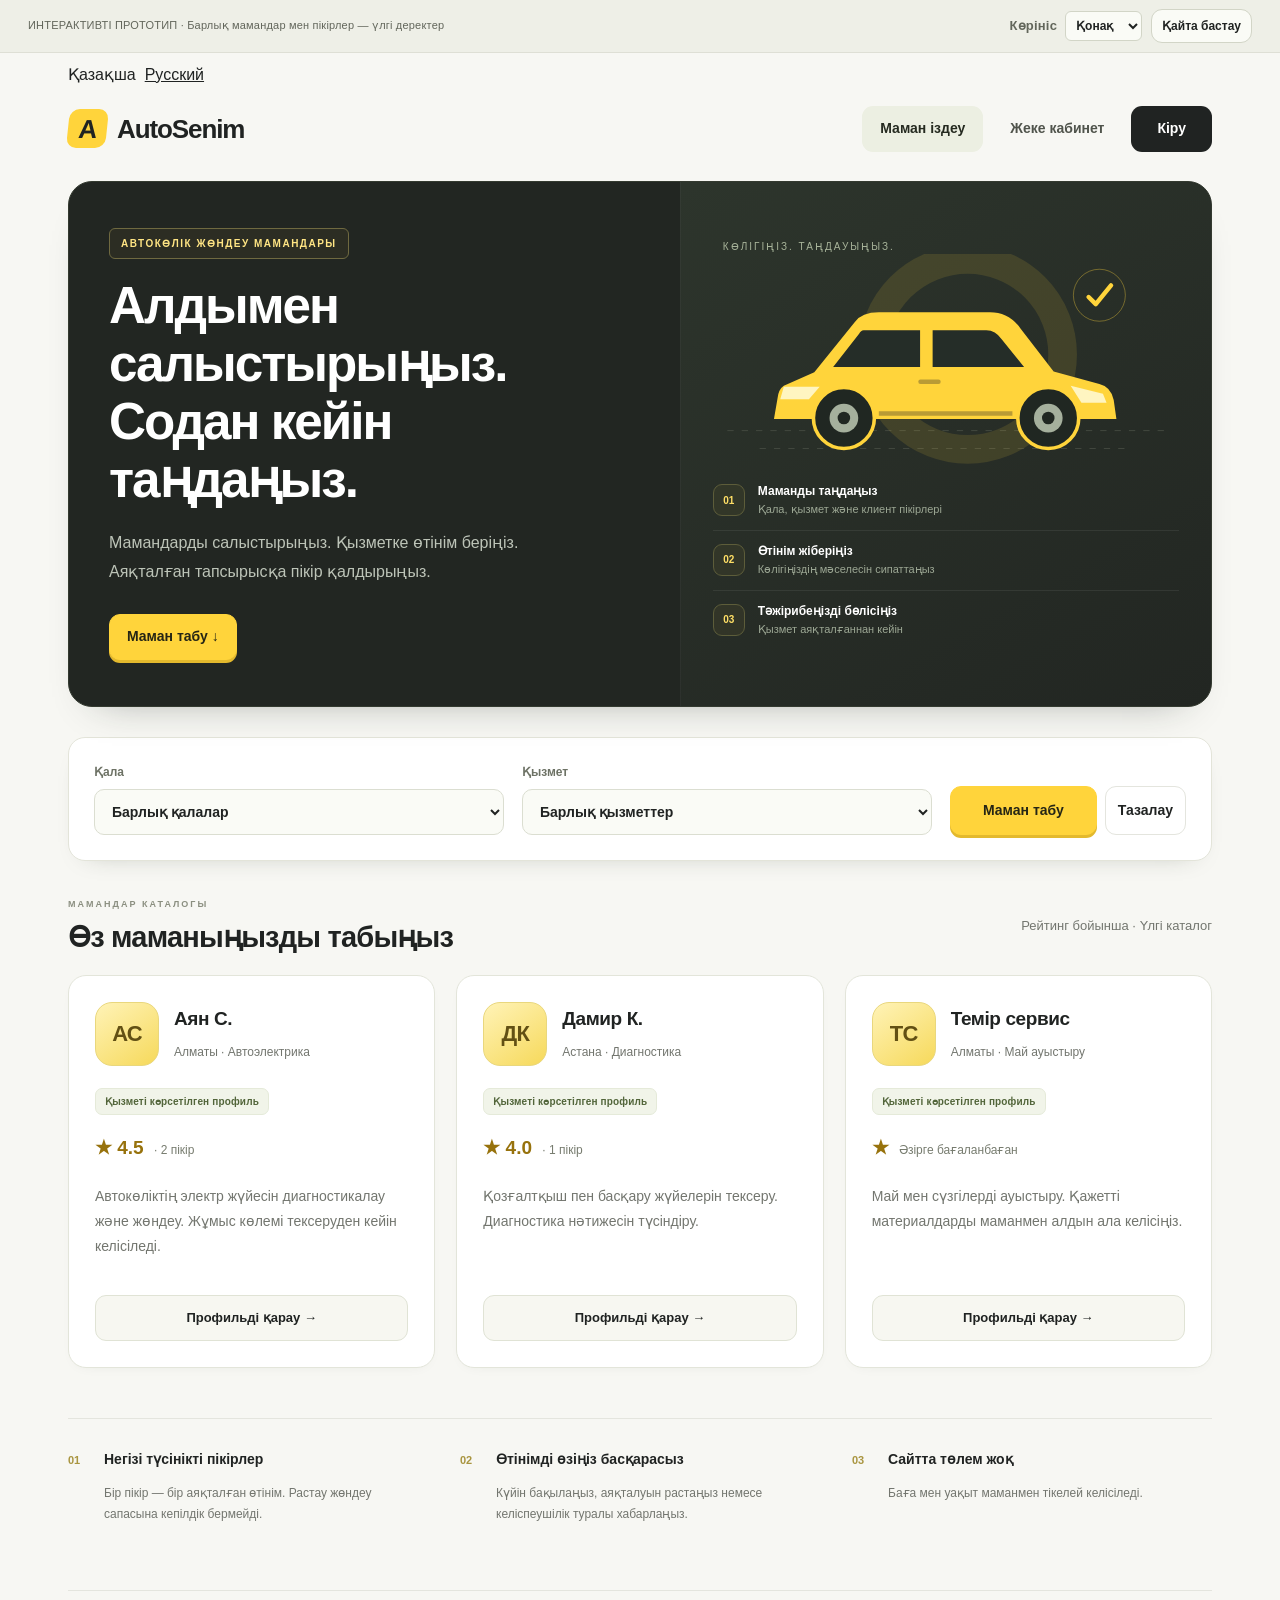
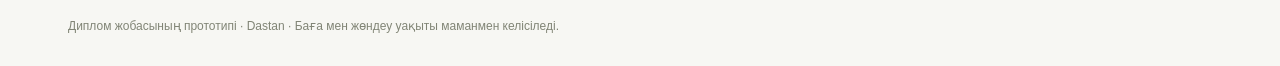
<file: docs/prototype/index.html>
<!doctype html>
<html lang="kk"><head><meta charset="utf-8"><meta name="viewport" content="width=device-width,initial-scale=1"><meta name="description" content="AutoSenim — расталған өтінімдер бойынша пікірлері бар автожөндеу мамандарын іздеу прототипі."><title>AutoSenim — сайт прототипі</title><style>
:root{--ink:#192e36;--muted:#64757b;--paper:#f5f5ef;--line:#d9e0db;--accent:#d9ed74;--white:#fff;--green:#236148}*{box-sizing:border-box}body{margin:0;background:var(--paper);color:var(--ink);font:16px/1.55 Arial,Helvetica,sans-serif}button,input,select,textarea{font:inherit}button,a{touch-action:manipulation}button{cursor:pointer;border:1px solid var(--line);border-radius:9px;padding:11px 17px;background:white;color:var(--ink);min-height:44px}button:hover{border-color:var(--ink)}button:disabled{opacity:.5;cursor:not-allowed}.primary{background:var(--ink);color:white;border-color:var(--ink)}.lime{background:var(--accent);border-color:var(--accent)}.ghost{background:transparent}.danger{color:#a53628}a{color:inherit}button:focus-visible,a:focus-visible,input:focus-visible,select:focus-visible,textarea:focus-visible{outline:3px solid #3188b9;outline-offset:3px}header{max-width:1200px;margin:auto;padding:25px 28px;display:flex;align-items:center;justify-content:space-between;gap:18px}.logo{font-size:24px;font-weight:800;letter-spacing:-1px;text-decoration:none}.logo b{background:var(--accent);border-radius:8px;padding:3px 8px;margin-right:7px}.links{display:flex;gap:9px;flex-wrap:wrap}main{max-width:1200px;margin:0 auto;padding:20px 28px 64px}.demo{padding:10px 28px;background:#e6eae3;display:flex;align-items:center;justify-content:space-between;gap:12px;font-size:13px;flex-wrap:wrap}.demo select{padding:6px;background:white;border:1px solid #b9c5bb;border-radius:6px}.demo button{padding:4px 10px;min-height:34px;font-size:13px}.hero{display:grid;grid-template-columns:1.4fr 1fr;background:var(--ink);color:#fff;border-radius:22px;overflow:hidden;margin-bottom:32px}.hero>div{padding:46px}.eyebrow{text-transform:uppercase;letter-spacing:2px;font-size:12px;font-weight:700;color:var(--muted)}.hero .eyebrow{color:var(--accent)}h1{font-size:clamp(32px,4.4vw,58px);letter-spacing:-2px;line-height:1.1;margin:18px 0 20px}h2{font-size:27px;letter-spacing:-.6px;line-height:1.2}h3{font-size:20px;margin:0 0 8px}.hero p{max-width:500px;color:#d0dce0}.hero .process{background:#28424a;display:flex;flex-direction:column;justify-content:center;gap:23px}.step{display:flex;gap:18px;align-items:center}.step span{color:var(--accent);font-size:22px;border:1px solid #5b7077;padding:6px 12px;border-radius:50%}.step small{display:block;color:#bacbd0}.search{background:white;padding:22px;border:1px solid var(--line);border-radius:14px;display:grid;grid-template-columns:1fr 1fr auto;align-items:end;gap:14px;margin:20px 0 30px}label{display:block;font-size:14px;font-weight:600}input,select,textarea{width:100%;padding:12px;border:1px solid #bbc8c3;border-radius:8px;background:white;color:var(--ink);margin-top:7px}textarea{min-height:110px;resize:vertical}.demo label{display:flex;align-items:center;gap:8px;font-size:13px}.demo select{width:auto;margin:0}.grid{display:grid;grid-template-columns:repeat(3,1fr);gap:18px}.card{background:white;border:1px solid var(--line);border-radius:14px;padding:25px}.avatar{width:64px;height:64px;border-radius:14px;background:#e4eadc;display:grid;place-items:center;font-size:22px;font-weight:700;flex-shrink:0}.person{display:flex;gap:15px;align-items:center;margin-bottom:20px}.muted{color:var(--muted)}.tiny{font-size:13px}.pill{display:inline-block;background:#e8f2e8;color:#265844;padding:4px 9px;border-radius:6px;font-size:12px;font-weight:600}.rating{font-weight:700;margin:18px 0}.rating span{font-weight:400;color:var(--muted);font-size:14px}.card .full{width:100%;margin-top:18px}.row{display:flex;align-items:center;justify-content:space-between;gap:15px;flex-wrap:wrap}.stack{display:grid;gap:16px}.split{display:grid;grid-template-columns:1.7fr 1fr;gap:24px}.profilehead{display:flex;align-items:center;gap:22px;margin:20px 0 28px}.profilehead h1{font-size:38px;margin:0 0 7px}.profilehead .avatar{width:100px;height:100px;font-size:34px}.review{padding:20px 0;border-bottom:1px solid var(--line)}.review:last-child{border-bottom:0}.form{max-width:620px}.form label{margin-bottom:15px}.note{padding:16px 20px;border-left:3px solid #719a57;background:#edf2e5;font-size:14px;margin:20px 0}.actions{display:flex;gap:10px;flex-wrap:wrap;margin-top:18px}.status{display:inline-block;border-radius:20px;background:#edf1f4;padding:5px 11px;font-size:13px}.done{background:#e4f2df;color:#285339}.empty{padding:45px;text-align:center;border:1px dashed #aabbb0;border-radius:14px}.history{font-size:13px;color:var(--muted);margin-top:18px;border-top:1px solid var(--line);padding-top:14px}.stats{display:flex;gap:30px;margin:20px 0}.stats strong{display:block;font-size:30px}.notification{position:fixed;bottom:20px;left:50%;transform:translateX(-50%);background:var(--ink);color:white;padding:14px 22px;border-radius:10px;max-width:90vw;box-shadow:0 8px 35px #0003;z-index:9}.notification:empty{display:none}footer{max-width:1144px;margin:auto;border-top:1px solid var(--line);padding:24px 0;color:var(--muted);font-size:13px}.back{border:0;background:transparent;padding-left:0}.bad{color:#a53628}.twocol{display:grid;grid-template-columns:1fr 1fr;gap:15px}dialog{border:1px solid var(--line);border-radius:18px;padding:28px;width:min(540px,92vw);color:var(--ink)}dialog::backdrop{background:#11252c88}dialog h2{margin-top:0}summary{cursor:pointer}small{font-size:13px} [hidden]{display:none!important}@media(max-width:850px){.hero{grid-template-columns:1fr}.hero>div{padding:30px}.hero .process{display:none}.grid{grid-template-columns:1fr 1fr}.split{grid-template-columns:1fr}.search{grid-template-columns:1fr 1fr}.search button{grid-column:1/-1}header{align-items:flex-start}footer{margin:0 24px}}@media(max-width:540px){.grid,.twocol{grid-template-columns:1fr}.demo,header{padding:14px 18px}header{flex-direction:column}.links{width:100%}.links button{flex:1;padding:9px}main{padding:12px 18px 40px}.hero>div{padding:26px}h1{letter-spacing:-1px}.search{grid-template-columns:1fr;padding:18px}.card{padding:20px}.profilehead{align-items:flex-start}.profilehead h1{font-size:29px}.profilehead .avatar{width:65px;height:65px;font-size:24px}.stats{gap:20px}.row{align-items:flex-start}}
</style><link rel="stylesheet" href="theme.css"></head><body>
<div class="demo"><span>ИНТЕРАКТИВТІ ПРОТОТИП · Барлық мамандар мен пікірлер — үлгі деректер</span><div class="links"><label>Көрініс <select id="role"><option value="visitor">Қонақ</option><option value="customer">Клиент</option><option value="specialist">Маман</option><option value="admin">Әкімші</option></select></label><button id="reset">Қайта бастау</button></div></div>
<div class="links" style="max-width:1200px;margin:auto;padding:10px 28px 0" aria-label="Тіл"><span aria-current="page">Қазақша</span><a href="ru.html" lang="ru">Русский</a></div>
<header><a class="logo" href="#home"><b>A</b>AutoSenim</a><nav class="links" aria-label="Негізгі навигация"><button data-nav="home">Маман іздеу</button><button data-nav="dashboard">Жеке кабинет</button><button id="authButton">Кіру</button></nav></header>
<main id="app"></main><footer>Диплом жобасының прототипі · Dastan · Баға мен жөндеу уақыты маманмен келісіледі.</footer><div id="toast" class="notification" role="status" aria-live="polite"></div><dialog id="modal"></dialog>
<script>
'use strict';
const $=s=>document.querySelector(s);const app=$('#app');const esc=v=>String(v).replace(/[&<>"']/g,c=>({'&':'&amp;','<':'&lt;','>':'&gt;','"':'&quot;',"'":'&#39;'}[c]));
const people=[{id:1,name:'Аян С.',city:'Алматы',service:'Автоэлектрика',initials:'АС',about:'Автокөліктің электр жүйесін диагностикалау және жөндеу. Жұмыс көлемі тексеруден кейін келісіледі.'},{id:2,name:'Дамир К.',city:'Астана',service:'Диагностика',initials:'ДК',about:'Қозғалтқыш пен басқару жүйелерін тексеру. Диагностика нәтижесін түсіндіру.'},{id:3,name:'Темір сервис',city:'Алматы',service:'Май ауыстыру',initials:'ТС',about:'Май мен сүзгілерді ауыстыру. Қажетті материалдарды маманмен алдын ала келісіңіз.'}];
let role='visitor',page='home',selected=1,city='',service='',requests=[],reviews=[],complaints=[],counter=200;
const names={new:'Жаңа',accepted:'Қабылданды',progress:'Жұмыс жүріп жатыр',awaiting:'Растауды күтуде',completed:'Аяқталды',disputed:'Аяқталуы даулы',declined:'Қабылданбады',cancelled:'Тоқтатылды'};
function reset(){requests=[{id:101,sid:1,car:'Toyota Camry',problem:'Үлгі тапсырыс: аккумуляторды тексеру',status:'awaiting',history:['Өтінім жіберілді','Маман жұмысты аяқтады'],owner:'Dastan'}];reviews=[{id:1,sid:1,score:5,text:'Мәселені түсіндіріп, келісілген жұмысты орындады.',author:'Клиент A',rid:'demo-1',visible:true},{id:2,sid:1,score:4,text:'Жөндеу орындалды, бірақ күткеннен ұзаққа созылды.',author:'Клиент B',rid:'demo-2',visible:true},{id:3,sid:2,score:4,text:'Диагностика нәтижесін түсіндірді.',author:'Клиент C',rid:'demo-3',visible:true}];complaints=[];counter=200;role='visitor';page='home';selected=1;city='';service='';$('#role').value=role;render()}
const person=id=>people.find(p=>p.id===Number(id));const rating=id=>{const r=reviews.filter(x=>x.sid===id&&x.visible);return r.length?`${(r.reduce((a,b)=>a+b.score,0)/r.length).toFixed(1)} <span>· ${r.length} пікір</span>`:'<span>Әзірге бағаланбаған</span>'};
function notify(t){$('#toast').textContent=t;clearTimeout(window.toastTimer);window.toastTimer=setTimeout(()=>$('#toast').textContent='',4000)}
function nav(p){page=p;render();window.scrollTo({top:0,behavior:'instant'})}
function setRole(r){role=r;$('#role').value=r;$('#authButton').textContent=r==='visitor'?'Кіру':'Шығу'}
function card(p){return `<article class="card"><div class="person"><div class="avatar">${p.initials}</div><div><h3>${esc(p.name)}</h3><div class="muted tiny">${p.city} · ${p.service}</div></div></div><span class="pill">Қызметі көрсетілген профиль</span><div class="rating">★ ${rating(p.id)}</div><p class="muted">${esc(p.about)}</p><button class="full" data-profile="${p.id}">Профильді қарау →</button></article>`}
function home(){return `<section class="hero"><div><div class="eyebrow">Автокөлік жөндеу мамандары</div><h1>Алдымен салыстырыңыз.<br>Содан кейін таңдаңыз.</h1><p>Мамандарды салыстырыңыз. Қызметке өтінім беріңіз. Аяқталған тапсырысқа пікір қалдырыңыз.</p><button class="lime" id="startSearch">Маман табу ↓</button></div><div class="process"><div class="car-visual"><span class="visual-caption">Көлігіңіз. Таңдауыңыз.</span><svg viewBox="0 0 520 235" fill="none" xmlns="http://www.w3.org/2000/svg" aria-hidden="true"><path d="M16 197H504M52 217H468" stroke="#454B41" stroke-dasharray="7 9"/><circle cx="284" cy="112" r="106" stroke="#FFD43B" stroke-opacity=".12" stroke-width="32"/><path d="M79 147L113 132L158 76Q166 65 185 65H309Q330 65 343 83L380 131L431 145Q444 148 447 163L450 184H68L72 161Q73 151 79 147Z" fill="#FFD43B"/><path d="M168 85H231V126H134L163 89Q165 85 168 85ZM245 85H305Q315 85 322 95L347 126H245V85Z" fill="#252D28"/><path d="M79 148H119L107 162H75M399 147L435 156L439 166H411L399 147Z" fill="#FFF5C1"/><rect x="229" y="140" width="25" height="5" rx="2.5" fill="#B99B35"/><path d="M185 178H334" stroke="#B99B35" stroke-width="5"/><circle cx="146" cy="183" r="34" fill="#202722" stroke="#FFD43B" stroke-width="4"/><circle cx="146" cy="183" r="16" fill="#A5B09D"/><circle cx="146" cy="183" r="7" fill="#202722"/><circle cx="374" cy="183" r="34" fill="#202722" stroke="#FFD43B" stroke-width="4"/><circle cx="374" cy="183" r="16" fill="#A5B09D"/><circle cx="374" cy="183" r="7" fill="#202722"/><path d="M419 48L427 56L444 35" stroke="#FFD43B" stroke-width="5" stroke-linecap="round" stroke-linejoin="round"/><circle cx="431" cy="46" r="29" stroke="#FFD43B" stroke-opacity=".4"/></svg></div><div class="step"><span>01</span><div>Маманды таңдаңыз<small>Қала, қызмет және клиент пікірлері</small></div></div><div class="step"><span>02</span><div>Өтінім жіберіңіз<small>Көлігіңіздің мәселесін сипаттаңыз</small></div></div><div class="step"><span>03</span><div>Тәжірибеңізді бөлісіңіз<small>Қызмет аяқталғаннан кейін</small></div></div></div></section><form class="search" id="searchForm"><label>Қала<select name="city"><option value="">Барлық қалалар</option><option ${city==='Алматы'?'selected':''}>Алматы</option><option ${city==='Астана'?'selected':''}>Астана</option></select></label><label>Қызмет<select name="service"><option value="">Барлық қызметтер</option><option ${service==='Автоэлектрика'?'selected':''}>Автоэлектрика</option><option ${service==='Диагностика'?'selected':''}>Диагностика</option><option ${service==='Май ауыстыру'?'selected':''}>Май ауыстыру</option></select></label><div class="search-actions"><button class="primary">Маман табу</button><button type="button" id="clearFilters" class="ghost">Тазалау</button></div></form><div class="row catalog-heading"><div><div class="eyebrow">МАМАНДАР КАТАЛОГЫ</div><h2>Өз маманыңызды табыңыз</h2></div><span class="muted tiny">Рейтинг бойынша · Үлгі каталог</span></div><div class="grid">${people.filter(p=>(!city||p.city===city)&&(!service||p.service===service)).sort((a,b)=>avg(b.id)-avg(a.id)||count(b.id)-count(a.id)).map(card).join('')||'<div class="empty">Маман табылмады. Қала немесе қызмет сүзгісін өзгертіңіз.</div>'}</div><section class="benefits" aria-label="Қалай жұмыс істейді"><article><span class="benefit-index">01</span><h3>Негізі түсінікті пікірлер</h3><p>Бір пікір — бір аяқталған өтінім. Растау жөндеу сапасына кепілдік бермейді.</p></article><article><span class="benefit-index">02</span><h3>Өтінімді өзіңіз басқарасыз</h3><p>Күйін бақылаңыз, аяқталуын растаңыз немесе келіспеушілік туралы хабарлаңыз.</p></article><article><span class="benefit-index">03</span><h3>Сайтта төлем жоқ</h3><p>Баға мен уақыт маманмен тікелей келісіледі.</p></article></section>`}
function avg(id){const r=reviews.filter(x=>x.sid===id&&x.visible);return r.length?r.reduce((s,x)=>s+x.score,0)/r.length:-1}function count(id){return reviews.filter(x=>x.sid===id&&x.visible).length}
function profile(){const p=person(selected);return `<button class="back" data-nav="home">← Іздеуге оралу</button><div class="profilehead"><div class="avatar">${p.initials}</div><div><div class="eyebrow">${p.city} · ${p.service}</div><h1>${esc(p.name)}</h1><div class="rating">★ ${rating(p.id)}</div></div></div><div class="split"><div class="stack"><section class="card"><h2>Маман туралы</h2><p>${esc(p.about)}</p><span class="pill">${p.service}</span></section><section class="card"><h2>Клиент пікірлері</h2><p class="muted tiny">«Расталған» белгісі пікірдің аяқталған тапсырыспен байланысын көрсетеді.</p>${reviews.filter(r=>r.sid===selected&&r.visible).map(r=>`<div class="review"><div class="row"><strong>${esc(r.author)} · ${r.score}/5</strong><span class="pill">Тапсырыс расталған</span></div><p>${esc(r.text)}</p><button class="ghost" data-report="review:${r.id}">Шағым беру</button></div>`).join('')||'<p class="muted">Бұл маманға әзірге пікір қалдырылмаған.</p>'}</section></div><aside><div class="card"><h3>Қызметке өтінім</h3><p class="muted">Көлігіңіз бен мәселеңізді сипаттаңыз. Баға мен уақытты маманмен келісесіз.</p><button class="primary full" id="requestButton">Өтінім беру</button><p class="tiny muted">Сайтта онлайн төлем қарастырылмаған.</p></div><div class="note">Қызметтің аяқталғанын өзіңіз растайсыз. Содан кейін баға мен пікір қалдыруға болады.</div></aside></div>`}
function requestForm(){return `<button class="back" data-nav="profile">← Маман профилі</button><div class="form"><div class="eyebrow">${esc(person(selected).name)}</div><h1>Өтінім беру</h1><form id="requestForm" class="card"><div class="twocol"><label>Көлік маркасы<input name="make" required maxlength="40" placeholder="Toyota"></label><label>Моделі<input name="model" required maxlength="40" placeholder="Camry"></label></div><label>Мәселенің сипаттамасы<textarea name="problem" required maxlength="1000" placeholder="Көлігіңізде қандай мәселе бар?"></textarea></label><label>Байланыс нөмірі<input name="phone" type="tel" required maxlength="30" placeholder="Прототип үшін үлгі нөмір енгізіңіз"></label><p class="tiny muted">Бұл прототипте өтінім ешкімге жіберілмейді. Нақты жеке деректерді енгізбеңіз.</p><button class="primary">Өтінімді жіберу</button></form></div>`}
function actionButtons(r){let s='';if(role==='customer'){if(['new','accepted'].includes(r.status))s+=`<button data-transition="${r.id}:cancelled">Тоқтату</button>`;if(['awaiting','disputed'].includes(r.status))s+=`<button class="primary" data-transition="${r.id}:completed">Қызмет аяқталды</button>`;if(r.status==='awaiting')s+=`<button data-transition="${r.id}:disputed">Аяқталуымен келіспеймін</button>`;if(r.status==='completed')s+=reviews.some(x=>x.rid===r.id)?'<span class="pill">Пікір қалдырылды</span>':`<button class="primary" data-review="${r.id}">Пікір қалдыру</button>`;}if(role==='specialist'){const next={new:['accepted','declined'],accepted:['progress','cancelled'],progress:['awaiting'],disputed:['progress']}[r.status]||[];s+=next.map(n=>`<button data-transition="${r.id}:${n}" class="${['accepted','progress','awaiting'].includes(n)?'primary':''}">${{accepted:'Қабылдау',declined:'Қабылдамау',progress:'Жұмысты бастау',cancelled:'Тоқтату',awaiting:'Жұмыс аяқталды'}[n]}</button>`).join('')}return s+`<button class="ghost" data-report="request:${r.id}">Шағым беру</button>`}
function dashboards(){if(role==='visitor')return `<div class="empty"><h2>Жеке кабинетке кіріңіз</h2><p>Өтінімдеріңізді бақылау үшін клиент көрінісін таңдаңыз.</p><button class="primary" id="login">Демо кіру</button></div>`;if(role==='admin')return admin();let list=role==='specialist'?requests.filter(r=>r.sid===selected):requests;return `<div class="row"><div><div class="eyebrow">${role==='customer'?'Клиент · Dastan':'Маман · '+esc(person(selected).name)}</div><h1>${role==='customer'?'Менің өтінімдерім':'Келген өтінімдер'}</h1></div>${role==='specialist'?'<button id="editProfile">Профильді өңдеу</button>':'<button data-nav="home">+ Маман іздеу</button>'}</div><div class="stats"><div><strong>${list.length}</strong><span class="muted">Барлық өтінім</span></div><div><strong>${list.filter(r=>r.status==='completed').length}</strong><span class="muted">Аяқталған</span></div></div><div class="stack">${list.map(r=>`<article class="card"><div class="row"><div><small class="muted">№${r.id} · ${esc(person(r.sid).name)}</small><h3>${esc(r.car)}</h3></div><span class="status ${r.status==='completed'?'done':''}">${names[r.status]}</span></div><p>${esc(r.problem)}</p>${r.status==='awaiting'?'<div class="note">Растау қызметтің орындалғанын білдіреді. Қызмет сапасын кейін пікірде бағалайсыз.</div>':''}<div class="actions">${actionButtons(r)}</div><details class="history"><summary>Өзгерістер тарихы</summary><ol>${r.history.map(h=>`<li>${esc(h)}</li>`).join('')}</ol></details></article>`).join('')||'<div class="empty">Әзірге өтінім жоқ.</div>'}</div><h2>Менің шағымдарым</h2>${complaints.filter(c=>c.author===role).map(c=>`<div class="card"><strong>№${c.id} · ${c.state}</strong><p>${esc(c.reason)}</p>${c.decision?'<p>Шешім: '+esc(c.decision)+'</p>':''}</div>`).join('')||'<p class="muted">Шағым жіберілмеген.</p>'}`}
function admin(){return `<div class="eyebrow">Әкімші</div><h1>Шағымдарды қарау</h1><p class="muted">Төмен баға өздігінен пікірді жасыруға себеп емес.</p><div class="stack">${complaints.map(c=>`<article class="card"><div class="row"><h3>Шағым №${c.id}</h3><span class="status">${c.state}</span></div><p>${esc(c.reason)}</p><p class="tiny muted">Нысан: ${esc(c.target)}</p>${c.decision?'<p>Шешім: '+esc(c.decision)+'</p>':`<button data-resolve="${c.id}">Шешім қабылдау</button>`}</article>`).join('')||'<div class="empty">Ашық шағым жоқ. Клиент не маман көрінісінде шағым жіберіп көріңіз.</div>'}</div>`}
function modal(html){$('#modal').innerHTML=html;$('#modal').showModal()}
function auth(after='dashboard'){modal(`<h2>Прототипке кіру</h2><p>Бұл — интерфейс үлгісі. Нақты тіркелу мен пароль тексеру қосылмаған.</p><form id="demoLogin"><label>Рөліңіз<select name="role"><option value="customer">Клиент</option><option value="specialist">Маман</option></select></label><div class="actions"><button class="primary">Демо кіру</button><button type="button" data-close>Жабу</button></div></form>`);$('#demoLogin').onsubmit=e=>{e.preventDefault();setRole(new FormData(e.target).get('role'));$('#modal').close();nav(after==='request'&&role!=='customer'?'dashboard':after)}}
function render(){ $('#authButton').textContent=role==='visitor'?'Кіру':'Шығу';app.innerHTML=page==='home'?home():page==='profile'?profile():page==='request'?requestForm():dashboards();if($('#searchForm'))$('#searchForm').onsubmit=e=>{e.preventDefault();const f=new FormData(e.target);city=f.get('city');service=f.get('service');render();$('#searchForm').scrollIntoView()};if($('#requestForm'))$('#requestForm').onsubmit=e=>{e.preventDefault();if(role!=='customer')return;const f=new FormData(e.target);if(!String(f.get('problem')).trim())return notify('Мәселені сипаттаңыз');requests.unshift({id:++counter,sid:selected,car:f.get('make')+' '+f.get('model'),problem:f.get('problem'),status:'new',history:['Клиент өтінім жіберді'],owner:'Dastan'});nav('dashboard');notify('Өтінім прототипке қосылды')};}
function transition(id,next){const r=requests.find(x=>x.id===id);if(!r)return;const allowed=role==='customer'?{new:['cancelled'],accepted:['cancelled'],awaiting:['completed','disputed'],disputed:['completed']}:{new:['accepted','declined'],accepted:['progress','cancelled'],progress:['awaiting'],disputed:['progress']};if(!['customer','specialist'].includes(role)||!(allowed[r.status]||[]).includes(next)||(role==='specialist'&&r.sid!==selected))return notify('Бұл әрекетке рұқсат жоқ');function apply(reason=''){r.status=next;r.history.push((role==='customer'?'Клиент':'Маман')+': '+names[next]+(reason?' — '+reason:''));render()}if(['cancelled','declined','disputed'].includes(next)){modal('<h2>Себебін жазыңыз</h2><form id="reason"><label>Себеп<textarea name="reason" required maxlength="600"></textarea></label><div class="actions"><button class="primary">Сақтау</button><button type="button" data-close>Бас тарту</button></div></form>');$('#reason').onsubmit=e=>{e.preventDefault();let v=new FormData(e.target).get('reason').trim();if(!v)return;$('#modal').close();apply(v)}}else apply()}
function review(id){const r=requests.find(x=>x.id===id);if(role!=='customer'||!r||r.status!=='completed'||reviews.some(x=>x.rid===id))return notify('Пікір қалдыру шарты орындалмаған');modal(`<h2>Қызметті бағалаңыз</h2><p class="muted">${esc(person(r.sid).name)} · №${r.id}</p><form id="reviewForm"><label>Баға<select name="score"><option value="5">5 — Өте жақсы</option><option value="4">4 — Жақсы</option><option value="3">3 — Орташа</option><option value="2">2 — Нашар</option><option value="1">1 — Өте нашар</option></select></label><label>Пікір<textarea required name="text" maxlength="1000"></textarea></label><div class="actions"><button class="primary">Пікірді жариялау</button><button type="button" data-close>Бас тарту</button></div></form>`);$('#reviewForm').onsubmit=e=>{e.preventDefault();const f=new FormData(e.target);if(!f.get('text').trim()||reviews.some(x=>x.rid===id))return;reviews.push({id:++counter,rid:id,sid:r.sid,score:Number(f.get('score')),text:f.get('text'),author:'Dastan',visible:true});$('#modal').close();render();notify('Пікір қосылды. Рейтинг жаңарды.')}}
function report(target){if(role==='visitor')return auth('profile');modal('<h2>Шағым беру</h2><form id="complaintForm"><label>Мәселені сипаттаңыз<textarea name="reason" required maxlength="1000"></textarea></label><div class="actions"><button class="primary">Жіберу</button><button type="button" data-close>Бас тарту</button></div></form>');$('#complaintForm').onsubmit=e=>{e.preventDefault();let reason=new FormData(e.target).get('reason').trim();if(!reason)return;complaints.push({id:++counter,target,reason,author:role,state:'Ашық',decision:''});$('#modal').close();render();notify('Шағым прототипке тіркелді')}}
function resolve(id){if(role!=='admin')return;let c=complaints.find(x=>x.id===id);if(!c||c.decision)return;modal(`<h2>Шағым бойынша шешім</h2><form id="resolveForm"><label>Шешім<select name="state"><option>Шешілді</option><option>Қабылданбады</option></select></label><label>Негіздеме<textarea required name="decision" maxlength="1000"></textarea></label>${c.target.startsWith('review:')?'<label><input type="checkbox" name="hide" style="width:auto"> Ереже бұзған пікірді жасыру</label>':''}<div class="actions"><button class="primary">Шешімді сақтау</button><button type="button" data-close>Бас тарту</button></div></form>`);$('#resolveForm').onsubmit=e=>{e.preventDefault();let f=new FormData(e.target);if(!f.get('decision').trim())return;if(f.get('hide')&&f.get('state')==='Қабылданбады')return notify('Шағымды қабылдамай, пікірді жасыруға болмайды');c.state=f.get('state');c.decision=f.get('decision');if(f.get('hide')){let r=reviews.find(x=>x.id===Number(c.target.split(':')[1]));if(r)r.visible=false}$('#modal').close();render();notify('Шешім сақталды')}}
document.addEventListener('click',e=>{let b=e.target.closest('button,a');if(!b)return;if(b.dataset.close!==undefined){$('#modal').close();return}if(b.classList.contains('logo')){e.preventDefault();nav('home')}if(b.dataset.nav)nav(b.dataset.nav);if(b.dataset.profile){selected=Number(b.dataset.profile);nav('profile')}if(b.id==='clearFilters'){city='';service='';render();$('#searchForm').scrollIntoView()}if(b.id==='startSearch')$('#searchForm').scrollIntoView({behavior:'smooth'});if(b.id==='requestButton'){if(role==='visitor')auth('request');else if(role==='customer')nav('request');else notify('Өтінімді клиент көрінісінде жіберіңіз')}if(b.id==='login')auth();if(b.id==='authButton'){if(role==='visitor')auth();else{setRole('visitor');nav('home')}}if(b.dataset.transition){let [id,n]=b.dataset.transition.split(':');transition(Number(id),n)}if(b.dataset.review)review(Number(b.dataset.review));if(b.dataset.report)report(b.dataset.report);if(b.dataset.resolve)resolve(Number(b.dataset.resolve));if(b.id==='editProfile'){let p=person(selected);modal(`<h2>Профильді өңдеу</h2><form id="profileForm"><label>Сипаттама<textarea name="about" required maxlength="700">${esc(p.about)}</textarea></label><div class="actions"><button class="primary">Сақтау</button><button type="button" data-close>Бас тарту</button></div></form>`);$('#profileForm').onsubmit=e=>{e.preventDefault();let v=new FormData(e.target).get('about').trim();if(!v)return;p.about=v;$('#modal').close();notify('Сипаттама осы прототип сессиясында жаңарды')}}});$('#role').onchange=e=>{setRole(e.target.value);nav(role==='visitor'?'home':'dashboard')};$('#reset').onclick=reset;reset();
</script></body></html>
</file>
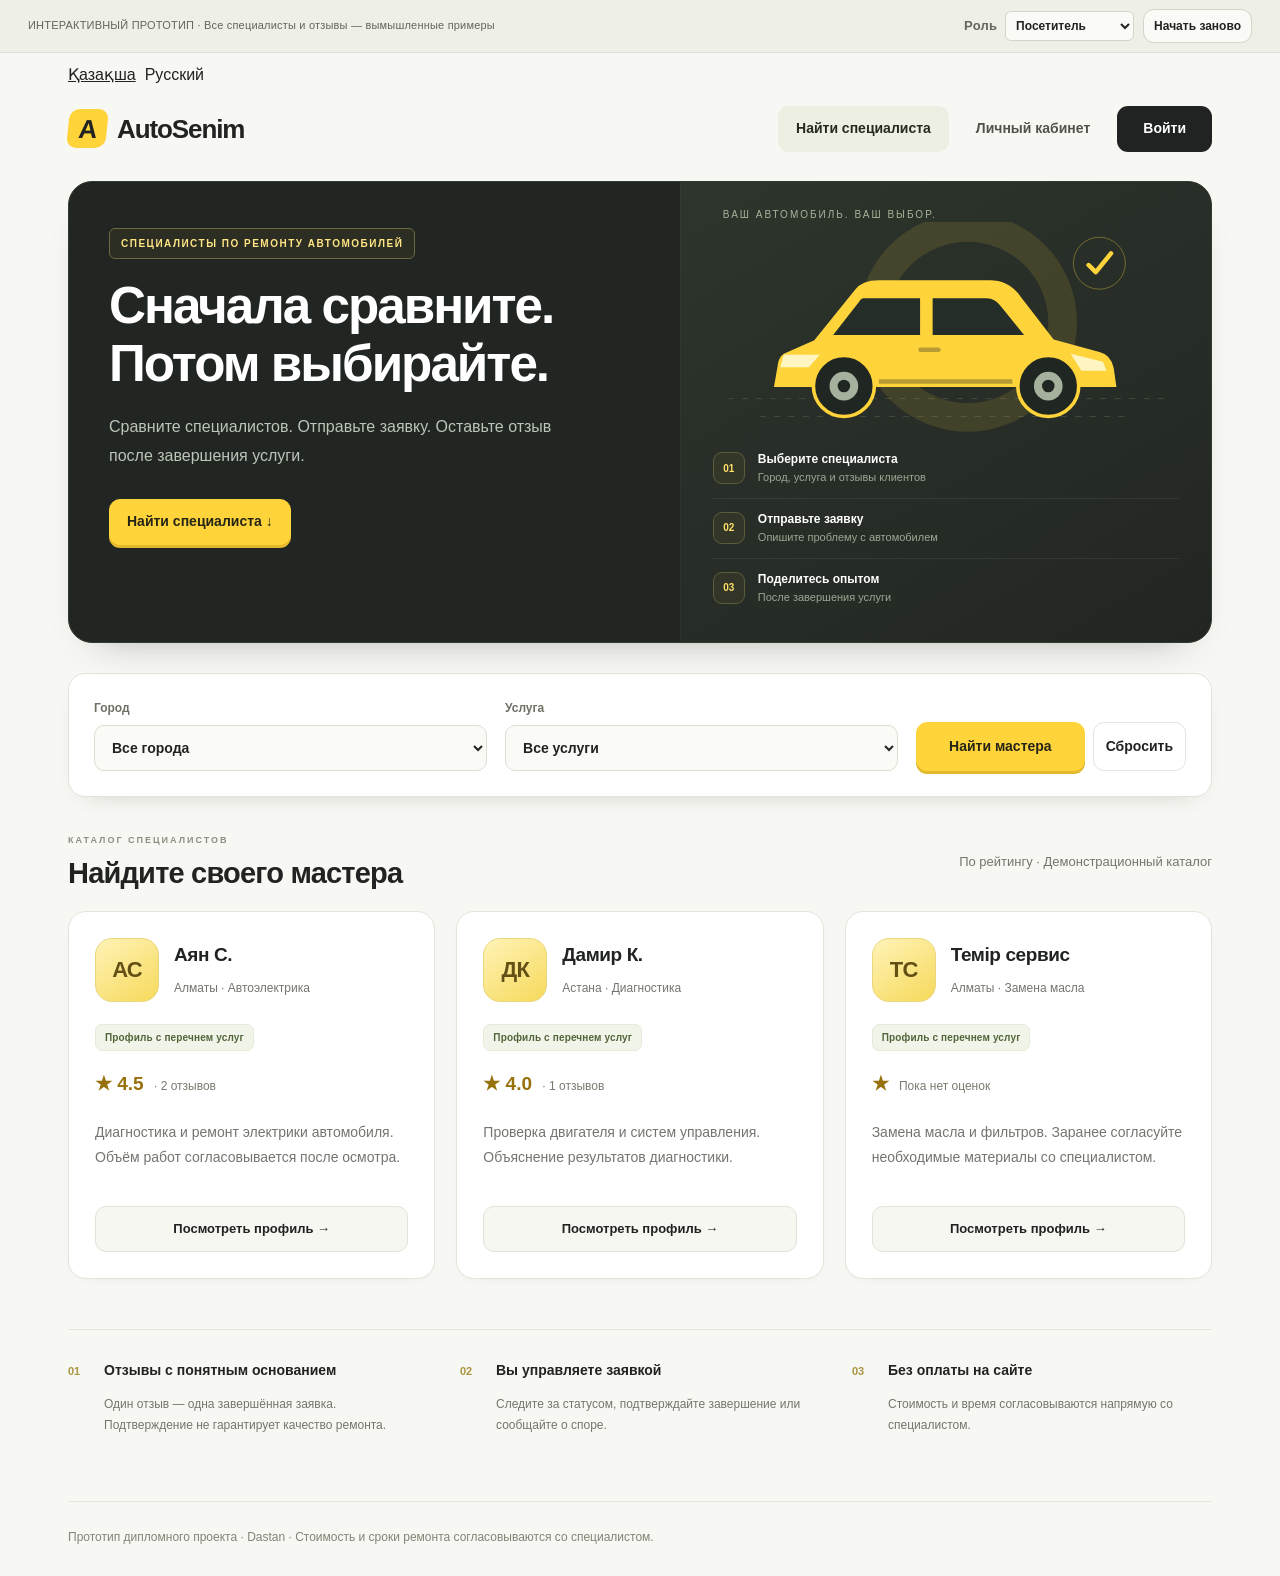
<file: docs/prototype/ru.html>
<!doctype html>
<html lang="ru"><head><meta charset="utf-8"><meta name="viewport" content="width=device-width,initial-scale=1"><meta name="description" content="AutoSenim — прототип поиска специалистов по ремонту автомобилей с отзывами по подтверждённым заявкам."><title>AutoSenim — прототип сайта</title><style>
:root{--ink:#192e36;--muted:#64757b;--paper:#f5f5ef;--line:#d9e0db;--accent:#d9ed74;--white:#fff;--green:#236148}*{box-sizing:border-box}body{margin:0;background:var(--paper);color:var(--ink);font:16px/1.55 Arial,Helvetica,sans-serif}button,input,select,textarea{font:inherit}button,a{touch-action:manipulation}button{cursor:pointer;border:1px solid var(--line);border-radius:9px;padding:11px 17px;background:white;color:var(--ink);min-height:44px}button:hover{border-color:var(--ink)}button:disabled{opacity:.5;cursor:not-allowed}.primary{background:var(--ink);color:white;border-color:var(--ink)}.lime{background:var(--accent);border-color:var(--accent)}.ghost{background:transparent}.danger{color:#a53628}a{color:inherit}button:focus-visible,a:focus-visible,input:focus-visible,select:focus-visible,textarea:focus-visible{outline:3px solid #3188b9;outline-offset:3px}header{max-width:1200px;margin:auto;padding:25px 28px;display:flex;align-items:center;justify-content:space-between;gap:18px}.logo{font-size:24px;font-weight:800;letter-spacing:-1px;text-decoration:none}.logo b{background:var(--accent);border-radius:8px;padding:3px 8px;margin-right:7px}.links{display:flex;gap:9px;flex-wrap:wrap}main{max-width:1200px;margin:0 auto;padding:20px 28px 64px}.demo{padding:10px 28px;background:#e6eae3;display:flex;align-items:center;justify-content:space-between;gap:12px;font-size:13px;flex-wrap:wrap}.demo select{padding:6px;background:white;border:1px solid #b9c5bb;border-radius:6px}.demo button{padding:4px 10px;min-height:34px;font-size:13px}.hero{display:grid;grid-template-columns:1.4fr 1fr;background:var(--ink);color:#fff;border-radius:22px;overflow:hidden;margin-bottom:32px}.hero>div{padding:46px}.eyebrow{text-transform:uppercase;letter-spacing:2px;font-size:12px;font-weight:700;color:var(--muted)}.hero .eyebrow{color:var(--accent)}h1{font-size:clamp(32px,4.4vw,58px);letter-spacing:-2px;line-height:1.1;margin:18px 0 20px}h2{font-size:27px;letter-spacing:-.6px;line-height:1.2}h3{font-size:20px;margin:0 0 8px}.hero p{max-width:500px;color:#d0dce0}.hero .process{background:#28424a;display:flex;flex-direction:column;justify-content:center;gap:23px}.step{display:flex;gap:18px;align-items:center}.step span{color:var(--accent);font-size:22px;border:1px solid #5b7077;padding:6px 12px;border-radius:50%}.step small{display:block;color:#bacbd0}.search{background:white;padding:22px;border:1px solid var(--line);border-radius:14px;display:grid;grid-template-columns:1fr 1fr auto;align-items:end;gap:14px;margin:20px 0 30px}label{display:block;font-size:14px;font-weight:600}input,select,textarea{width:100%;padding:12px;border:1px solid #bbc8c3;border-radius:8px;background:white;color:var(--ink);margin-top:7px}textarea{min-height:110px;resize:vertical}.demo label{display:flex;align-items:center;gap:8px;font-size:13px}.demo select{width:auto;margin:0}.grid{display:grid;grid-template-columns:repeat(3,1fr);gap:18px}.card{background:white;border:1px solid var(--line);border-radius:14px;padding:25px}.avatar{width:64px;height:64px;border-radius:14px;background:#e4eadc;display:grid;place-items:center;font-size:22px;font-weight:700;flex-shrink:0}.person{display:flex;gap:15px;align-items:center;margin-bottom:20px}.muted{color:var(--muted)}.tiny{font-size:13px}.pill{display:inline-block;background:#e8f2e8;color:#265844;padding:4px 9px;border-radius:6px;font-size:12px;font-weight:600}.rating{font-weight:700;margin:18px 0}.rating span{font-weight:400;color:var(--muted);font-size:14px}.card .full{width:100%;margin-top:18px}.row{display:flex;align-items:center;justify-content:space-between;gap:15px;flex-wrap:wrap}.stack{display:grid;gap:16px}.split{display:grid;grid-template-columns:1.7fr 1fr;gap:24px}.profilehead{display:flex;align-items:center;gap:22px;margin:20px 0 28px}.profilehead h1{font-size:38px;margin:0 0 7px}.profilehead .avatar{width:100px;height:100px;font-size:34px}.review{padding:20px 0;border-bottom:1px solid var(--line)}.review:last-child{border-bottom:0}.form{max-width:620px}.form label{margin-bottom:15px}.note{padding:16px 20px;border-left:3px solid #719a57;background:#edf2e5;font-size:14px;margin:20px 0}.actions{display:flex;gap:10px;flex-wrap:wrap;margin-top:18px}.status{display:inline-block;border-radius:20px;background:#edf1f4;padding:5px 11px;font-size:13px}.done{background:#e4f2df;color:#285339}.empty{padding:45px;text-align:center;border:1px dashed #aabbb0;border-radius:14px}.history{font-size:13px;color:var(--muted);margin-top:18px;border-top:1px solid var(--line);padding-top:14px}.stats{display:flex;gap:30px;margin:20px 0}.stats strong{display:block;font-size:30px}.notification{position:fixed;bottom:20px;left:50%;transform:translateX(-50%);background:var(--ink);color:white;padding:14px 22px;border-radius:10px;max-width:90vw;box-shadow:0 8px 35px #0003;z-index:9}.notification:empty{display:none}footer{max-width:1144px;margin:auto;border-top:1px solid var(--line);padding:24px 0;color:var(--muted);font-size:13px}.back{border:0;background:transparent;padding-left:0}.bad{color:#a53628}.twocol{display:grid;grid-template-columns:1fr 1fr;gap:15px}dialog{border:1px solid var(--line);border-radius:18px;padding:28px;width:min(540px,92vw);color:var(--ink)}dialog::backdrop{background:#11252c88}dialog h2{margin-top:0}summary{cursor:pointer}small{font-size:13px} [hidden]{display:none!important}@media(max-width:850px){.hero{grid-template-columns:1fr}.hero>div{padding:30px}.hero .process{display:none}.grid{grid-template-columns:1fr 1fr}.split{grid-template-columns:1fr}.search{grid-template-columns:1fr 1fr}.search button{grid-column:1/-1}header{align-items:flex-start}footer{margin:0 24px}}@media(max-width:540px){.grid,.twocol{grid-template-columns:1fr}.demo,header{padding:14px 18px}header{flex-direction:column}.links{width:100%}.links button{flex:1;padding:9px}main{padding:12px 18px 40px}.hero>div{padding:26px}h1{letter-spacing:-1px}.search{grid-template-columns:1fr;padding:18px}.card{padding:20px}.profilehead{align-items:flex-start}.profilehead h1{font-size:29px}.profilehead .avatar{width:65px;height:65px;font-size:24px}.stats{gap:20px}.row{align-items:flex-start}}
</style><link rel="stylesheet" href="theme.css"></head><body>
<div class="demo"><span>ИНТЕРАКТИВНЫЙ ПРОТОТИП · Все специалисты и отзывы — вымышленные примеры</span><div class="links"><label>Роль <select id="role"><option value="visitor">Посетитель</option><option value="customer">Клиент</option><option value="specialist">Специалист</option><option value="admin">Администратор</option></select></label><button id="reset">Начать заново</button></div></div>
<div class="links" style="max-width:1200px;margin:auto;padding:10px 28px 0" aria-label="Язык"><a href="kk.html" lang="kk">Қазақша</a><span aria-current="page">Русский</span></div>
<header><a class="logo" href="#home"><b>A</b>AutoSenim</a><nav class="links" aria-label="Основная навигация"><button data-nav="home">Найти специалиста</button><button data-nav="dashboard">Личный кабинет</button><button id="authButton">Войти</button></nav></header>
<main id="app"></main><footer>Прототип дипломного проекта · Dastan · Стоимость и сроки ремонта согласовываются со специалистом.</footer><div id="toast" class="notification" role="status" aria-live="polite"></div><dialog id="modal"></dialog>
<script>
'use strict';
const $=s=>document.querySelector(s);const app=$('#app');const esc=v=>String(v).replace(/[&<>"']/g,c=>({'&':'&amp;','<':'&lt;','>':'&gt;','"':'&quot;',"'":'&#39;'}[c]));
const people=[{id:1,name:'Аян С.',city:'Алматы',service:'Автоэлектрика',initials:'АС',about:'Диагностика и ремонт электрики автомобиля. Объём работ согласовывается после осмотра.'},{id:2,name:'Дамир К.',city:'Астана',service:'Диагностика',initials:'ДК',about:'Проверка двигателя и систем управления. Объяснение результатов диагностики.'},{id:3,name:'Темір сервис',city:'Алматы',service:'Замена масла',initials:'ТС',about:'Замена масла и фильтров. Заранее согласуйте необходимые материалы со специалистом.'}];
let role='visitor',page='home',selected=1,city='',service='',requests=[],reviews=[],complaints=[],counter=200;
const names={new:'Новая',accepted:'Принята',progress:'В работе',awaiting:'Ожидает подтверждения',completed:'Завершена',disputed:'Завершение оспаривается',declined:'Отклонена',cancelled:'Отменена'};
function reset(){requests=[{id:101,sid:1,car:'Toyota Camry',problem:'Пример заявки: проверка аккумулятора',status:'awaiting',history:['Заявка отправлена','Специалист сообщил о завершении работы'],owner:'Dastan'}];reviews=[{id:1,sid:1,score:5,text:'Объяснил причину проблемы и выполнил согласованные работы.',author:'Клиент A',rid:'demo-1',visible:true},{id:2,sid:1,score:4,text:'Ремонт выполнен, но занял больше времени, чем ожидалось.',author:'Клиент B',rid:'demo-2',visible:true},{id:3,sid:2,score:4,text:'Объяснил результаты диагностики.',author:'Клиент C',rid:'demo-3',visible:true}];complaints=[];counter=200;role='visitor';page='home';selected=1;city='';service='';$('#role').value=role;render()}
const person=id=>people.find(p=>p.id===Number(id));const rating=id=>{const r=reviews.filter(x=>x.sid===id&&x.visible);return r.length?`${(r.reduce((a,b)=>a+b.score,0)/r.length).toFixed(1)} <span>· ${r.length} отзывов</span>`:'<span>Пока нет оценок</span>'};
function notify(t){$('#toast').textContent=t;clearTimeout(window.toastTimer);window.toastTimer=setTimeout(()=>$('#toast').textContent='',4000)}
function nav(p){page=p;render();window.scrollTo({top:0,behavior:'instant'})}
function setRole(r){role=r;$('#role').value=r;$('#authButton').textContent=r==='visitor'?'Войти':'Выйти'}
function card(p){return `<article class="card"><div class="person"><div class="avatar">${p.initials}</div><div><h3>${esc(p.name)}</h3><div class="muted tiny">${p.city} · ${p.service}</div></div></div><span class="pill">Профиль с перечнем услуг</span><div class="rating">★ ${rating(p.id)}</div><p class="muted">${esc(p.about)}</p><button class="full" data-profile="${p.id}">Посмотреть профиль →</button></article>`}
function home(){return `<section class="hero"><div><div class="eyebrow">Специалисты по ремонту автомобилей</div><h1>Сначала сравните.<br>Потом выбирайте.</h1><p>Сравните специалистов. Отправьте заявку. Оставьте отзыв после завершения услуги.</p><button class="lime" id="startSearch">Найти специалиста ↓</button></div><div class="process"><div class="car-visual"><span class="visual-caption">Ваш автомобиль. Ваш выбор.</span><svg viewBox="0 0 520 235" fill="none" xmlns="http://www.w3.org/2000/svg" aria-hidden="true"><path d="M16 197H504M52 217H468" stroke="#454B41" stroke-dasharray="7 9"/><circle cx="284" cy="112" r="106" stroke="#FFD43B" stroke-opacity=".12" stroke-width="32"/><path d="M79 147L113 132L158 76Q166 65 185 65H309Q330 65 343 83L380 131L431 145Q444 148 447 163L450 184H68L72 161Q73 151 79 147Z" fill="#FFD43B"/><path d="M168 85H231V126H134L163 89Q165 85 168 85ZM245 85H305Q315 85 322 95L347 126H245V85Z" fill="#252D28"/><path d="M79 148H119L107 162H75M399 147L435 156L439 166H411L399 147Z" fill="#FFF5C1"/><rect x="229" y="140" width="25" height="5" rx="2.5" fill="#B99B35"/><path d="M185 178H334" stroke="#B99B35" stroke-width="5"/><circle cx="146" cy="183" r="34" fill="#202722" stroke="#FFD43B" stroke-width="4"/><circle cx="146" cy="183" r="16" fill="#A5B09D"/><circle cx="146" cy="183" r="7" fill="#202722"/><circle cx="374" cy="183" r="34" fill="#202722" stroke="#FFD43B" stroke-width="4"/><circle cx="374" cy="183" r="16" fill="#A5B09D"/><circle cx="374" cy="183" r="7" fill="#202722"/><path d="M419 48L427 56L444 35" stroke="#FFD43B" stroke-width="5" stroke-linecap="round" stroke-linejoin="round"/><circle cx="431" cy="46" r="29" stroke="#FFD43B" stroke-opacity=".4"/></svg></div><div class="step"><span>01</span><div>Выберите специалиста<small>Город, услуга и отзывы клиентов</small></div></div><div class="step"><span>02</span><div>Отправьте заявку<small>Опишите проблему с автомобилем</small></div></div><div class="step"><span>03</span><div>Поделитесь опытом<small>После завершения услуги</small></div></div></div></section><form class="search" id="searchForm"><label>Город<select name="city"><option value="">Все города</option><option ${city==='Алматы'?'selected':''}>Алматы</option><option ${city==='Астана'?'selected':''}>Астана</option></select></label><label>Услуга<select name="service"><option value="">Все услуги</option><option ${service==='Автоэлектрика'?'selected':''}>Автоэлектрика</option><option ${service==='Диагностика'?'selected':''}>Диагностика</option><option ${service==='Замена масла'?'selected':''}>Замена масла</option></select></label><div class="search-actions"><button class="primary">Найти мастера</button><button type="button" id="clearFilters" class="ghost">Сбросить</button></div></form><div class="row catalog-heading"><div><div class="eyebrow">КАТАЛОГ СПЕЦИАЛИСТОВ</div><h2>Найдите своего мастера</h2></div><span class="muted tiny">По рейтингу · Демонстрационный каталог</span></div><div class="grid">${people.filter(p=>(!city||p.city===city)&&(!service||p.service===service)).sort((a,b)=>avg(b.id)-avg(a.id)||count(b.id)-count(a.id)).map(card).join('')||'<div class="empty">Специалисты не найдены. Измените фильтр города или услуги.</div>'}</div><section class="benefits" aria-label="Как это работает"><article><span class="benefit-index">01</span><h3>Отзывы с понятным основанием</h3><p>Один отзыв — одна завершённая заявка. Подтверждение не гарантирует качество ремонта.</p></article><article><span class="benefit-index">02</span><h3>Вы управляете заявкой</h3><p>Следите за статусом, подтверждайте завершение или сообщайте о споре.</p></article><article><span class="benefit-index">03</span><h3>Без оплаты на сайте</h3><p>Стоимость и время согласовываются напрямую со специалистом.</p></article></section>`}
function avg(id){const r=reviews.filter(x=>x.sid===id&&x.visible);return r.length?r.reduce((s,x)=>s+x.score,0)/r.length:-1}function count(id){return reviews.filter(x=>x.sid===id&&x.visible).length}
function profile(){const p=person(selected);return `<button class="back" data-nav="home">← Вернуться к поиску</button><div class="profilehead"><div class="avatar">${p.initials}</div><div><div class="eyebrow">${p.city} · ${p.service}</div><h1>${esc(p.name)}</h1><div class="rating">★ ${rating(p.id)}</div></div></div><div class="split"><div class="stack"><section class="card"><h2>О специалисте</h2><p>${esc(p.about)}</p><span class="pill">${p.service}</span></section><section class="card"><h2>Отзывы клиентов</h2><p class="muted tiny">Метка «Подтверждённая заявка» связывает отзыв с завершённой заявкой. Она не гарантирует качество ремонта или честность отзыва.</p>${reviews.filter(r=>r.sid===selected&&r.visible).map(r=>`<div class="review"><div class="row"><strong>${esc(r.author)} · ${r.score}/5</strong><span class="pill">Подтверждённая заявка</span></div><p>${esc(r.text)}</p><button class="ghost" data-report="review:${r.id}">Подать жалобу</button></div>`).join('')||'<p class="muted">У этого специалиста пока нет отзывов.</p>'}</section></div><aside><div class="card"><h3>Заявка на услугу</h3><p class="muted">Укажите автомобиль и опишите проблему. Стоимость и время согласуйте со специалистом.</p><button class="primary full" id="requestButton">Отправить заявку</button><p class="tiny muted">Онлайн-оплата на сайте не предусмотрена.</p></div><div class="note">Вы сами подтверждаете завершение услуги. После этого можно поставить оценку и оставить отзыв.</div></aside></div>`}
function requestForm(){return `<button class="back" data-nav="profile">← Профиль специалиста</button><div class="form"><div class="eyebrow">${esc(person(selected).name)}</div><h1>Отправить заявку</h1><form id="requestForm" class="card"><div class="twocol"><label>Марка автомобиля<input name="make" required maxlength="40" placeholder="Toyota"></label><label>Модель<input name="model" required maxlength="40" placeholder="Camry"></label></div><label>Описание проблемы<textarea name="problem" required maxlength="1000" placeholder="Что случилось с автомобилем?"></textarea></label><label>Контактный телефон<input name="phone" type="tel" required maxlength="30" placeholder="Введите вымышленный номер"></label><p class="tiny muted">В этом прототипе заявки никому не отправляются. Не вводите настоящие персональные данные.</p><button class="primary">Отправить заявку</button></form></div>`}
function actionButtons(r){let s='';if(role==='customer'){if(['new','accepted'].includes(r.status))s+=`<button data-transition="${r.id}:cancelled">Отменить</button>`;if(['awaiting','disputed'].includes(r.status))s+=`<button class="primary" data-transition="${r.id}:completed">Услуга завершена</button>`;if(r.status==='awaiting')s+=`<button data-transition="${r.id}:disputed">Оспорить завершение</button>`;if(r.status==='completed')s+=reviews.some(x=>x.rid===r.id)?'<span class="pill">Отзыв оставлен</span>':`<button class="primary" data-review="${r.id}">Оставить отзыв</button>`;}if(role==='specialist'){const next={new:['accepted','declined'],accepted:['progress','cancelled'],progress:['awaiting'],disputed:['progress']}[r.status]||[];s+=next.map(n=>`<button data-transition="${r.id}:${n}" class="${['accepted','progress','awaiting'].includes(n)?'primary':''}">${{accepted:'Принять',declined:'Отклонить',progress:'Начать работу',cancelled:'Отменить',awaiting:'Работа завершена'}[n]}</button>`).join('')}return s+`<button class="ghost" data-report="request:${r.id}">Подать жалобу</button>`}
function dashboards(){if(role==='visitor')return `<div class="empty"><h2>Войдите в личный кабинет</h2><p>Выберите роль клиента, чтобы просматривать свои заявки.</p><button class="primary" id="login">Демонстрационный вход</button></div>`;if(role==='admin')return admin();let list=role==='specialist'?requests.filter(r=>r.sid===selected):requests;return `<div class="row"><div><div class="eyebrow">${role==='customer'?'Клиент · Dastan':'Специалист · '+esc(person(selected).name)}</div><h1>${role==='customer'?'Мои заявки':'Входящие заявки'}</h1></div>${role==='specialist'?'<button id="editProfile">Редактировать профиль</button>':'<button data-nav="home">+ Найти специалиста</button>'}</div><div class="stats"><div><strong>${list.length}</strong><span class="muted">Всего заявок</span></div><div><strong>${list.filter(r=>r.status==='completed').length}</strong><span class="muted">Завершено</span></div></div><div class="stack">${list.map(r=>`<article class="card"><div class="row"><div><small class="muted">№${r.id} · ${esc(person(r.sid).name)}</small><h3>${esc(r.car)}</h3></div><span class="status ${r.status==='completed'?'done':''}">${names[r.status]}</span></div><p>${esc(r.problem)}</p>${r.status==='awaiting'?'<div class="note">Подтверждение означает, что услуга оказана. Её качество вы оцените в отзыве — отрицательные отзывы разрешены.</div>':''}<div class="actions">${actionButtons(r)}</div><details class="history"><summary>История изменений</summary><ol>${r.history.map(h=>`<li>${esc(h)}</li>`).join('')}</ol></details></article>`).join('')||'<div class="empty">Заявок пока нет.</div>'}</div><h2>Мои жалобы</h2>${complaints.filter(c=>c.author===role).map(c=>`<div class="card"><strong>№${c.id} · ${c.state}</strong><p>${esc(c.reason)}</p>${c.decision?'<p>Решение: '+esc(c.decision)+'</p>':''}</div>`).join('')||'<p class="muted">Жалоб пока нет.</p>'}`}
function admin(){return `<div class="eyebrow">Администратор</div><h1>Рассмотрение жалоб</h1><p class="muted">Низкая оценка сама по себе не является основанием скрывать отзыв.</p><div class="stack">${complaints.map(c=>`<article class="card"><div class="row"><h3>Жалоба №${c.id}</h3><span class="status">${c.state}</span></div><p>${esc(c.reason)}</p><p class="tiny muted">Объект: ${esc(c.target)}</p>${c.decision?'<p>Решение: '+esc(c.decision)+'</p>':`<button data-resolve="${c.id}">Принять решение</button>`}</article>`).join('')||'<div class="empty">Открытых жалоб нет. Попробуйте отправить жалобу в роли клиента или специалиста.</div>'}</div>`}
function modal(html){$('#modal').innerHTML=html;$('#modal').showModal()}
function auth(after='dashboard'){modal(`<h2>Вход в прототип</h2><p>Это демонстрация интерфейса. Настоящая регистрация и проверка пароля не подключены.</p><form id="demoLogin"><label>Ваша роль<select name="role"><option value="customer">Клиент</option><option value="specialist">Специалист</option></select></label><div class="actions"><button class="primary">Демонстрационный вход</button><button type="button" data-close>Закрыть</button></div></form>`);$('#demoLogin').onsubmit=e=>{e.preventDefault();setRole(new FormData(e.target).get('role'));$('#modal').close();nav(after==='request'&&role!=='customer'?'dashboard':after)}}
function render(){ $('#authButton').textContent=role==='visitor'?'Войти':'Выйти';app.innerHTML=page==='home'?home():page==='profile'?profile():page==='request'?requestForm():dashboards();if($('#searchForm'))$('#searchForm').onsubmit=e=>{e.preventDefault();const f=new FormData(e.target);city=f.get('city');service=f.get('service');render();$('#searchForm').scrollIntoView()};if($('#requestForm'))$('#requestForm').onsubmit=e=>{e.preventDefault();if(role!=='customer')return;const f=new FormData(e.target);if(!String(f.get('problem')).trim())return notify('Опишите проблему');requests.unshift({id:++counter,sid:selected,car:f.get('make')+' '+f.get('model'),problem:f.get('problem'),status:'new',history:['Клиент отправил заявку'],owner:'Dastan'});nav('dashboard');notify('Заявка добавлена в прототип')};}
function transition(id,next){const r=requests.find(x=>x.id===id);if(!r)return;const allowed=role==='customer'?{new:['cancelled'],accepted:['cancelled'],awaiting:['completed','disputed'],disputed:['completed']}:{new:['accepted','declined'],accepted:['progress','cancelled'],progress:['awaiting'],disputed:['progress']};if(!['customer','specialist'].includes(role)||!(allowed[r.status]||[]).includes(next)||(role==='specialist'&&r.sid!==selected))return notify('Это действие недоступно');function apply(reason=''){r.status=next;r.history.push((role==='customer'?'Клиент':'Специалист')+': '+names[next]+(reason?' — '+reason:''));render()}if(['cancelled','declined','disputed'].includes(next)){modal('<h2>Укажите причину</h2><form id="reason"><label>Причина<textarea name="reason" required maxlength="600"></textarea></label><div class="actions"><button class="primary">Сохранить</button><button type="button" data-close>Отмена</button></div></form>');$('#reason').onsubmit=e=>{e.preventDefault();let v=new FormData(e.target).get('reason').trim();if(!v)return;$('#modal').close();apply(v)}}else apply()}
function review(id){const r=requests.find(x=>x.id===id);if(role!=='customer'||!r||r.status!=='completed'||reviews.some(x=>x.rid===id))return notify('Условия для публикации отзыва не выполнены');modal(`<h2>Оцените услугу</h2><p class="muted">${esc(person(r.sid).name)} · №${r.id}</p><form id="reviewForm"><label>Оценка<select name="score"><option value="5">5 — Отлично</option><option value="4">4 — Хорошо</option><option value="3">3 — Удовлетворительно</option><option value="2">2 — Плохо</option><option value="1">1 — Очень плохо</option></select></label><label>Отзыв<textarea required name="text" maxlength="1000"></textarea></label><div class="actions"><button class="primary">Опубликовать отзыв</button><button type="button" data-close>Отмена</button></div></form>`);$('#reviewForm').onsubmit=e=>{e.preventDefault();const f=new FormData(e.target);if(!f.get('text').trim()||reviews.some(x=>x.rid===id))return;reviews.push({id:++counter,rid:id,sid:r.sid,score:Number(f.get('score')),text:f.get('text'),author:'Dastan',visible:true});$('#modal').close();render();notify('Отзыв добавлен. Рейтинг обновлён.')}}
function report(target){if(role==='visitor')return auth('profile');modal('<h2>Подать жалобу</h2><form id="complaintForm"><label>Опишите проблему<textarea name="reason" required maxlength="1000"></textarea></label><div class="actions"><button class="primary">Отправить</button><button type="button" data-close>Отмена</button></div></form>');$('#complaintForm').onsubmit=e=>{e.preventDefault();let reason=new FormData(e.target).get('reason').trim();if(!reason)return;complaints.push({id:++counter,target,reason,author:role,state:'Открыта',decision:''});$('#modal').close();render();notify('Жалоба зарегистрирована в прототипе')}}
function resolve(id){if(role!=='admin')return;let c=complaints.find(x=>x.id===id);if(!c||c.decision)return;modal(`<h2>Решение по жалобе</h2><form id="resolveForm"><label>Решение<select name="state"><option>Решена</option><option>Отклонена</option></select></label><label>Обоснование<textarea required name="decision" maxlength="1000"></textarea></label>${c.target.startsWith('review:')?'<label><input type="checkbox" name="hide" style="width:auto"> Скрыть отзыв, нарушающий правила</label>':''}<div class="actions"><button class="primary">Сохранить решение</button><button type="button" data-close>Отмена</button></div></form>`);$('#resolveForm').onsubmit=e=>{e.preventDefault();let f=new FormData(e.target);if(!f.get('decision').trim())return;if(f.get('hide')&&f.get('state')==='Отклонена')return notify('Нельзя отклонить жалобу и одновременно скрыть отзыв');c.state=f.get('state');c.decision=f.get('decision');if(f.get('hide')){let r=reviews.find(x=>x.id===Number(c.target.split(':')[1]));if(r)r.visible=false}$('#modal').close();render();notify('Решение сохранено')}}
document.addEventListener('click',e=>{let b=e.target.closest('button,a');if(!b)return;if(b.dataset.close!==undefined){$('#modal').close();return}if(b.classList.contains('logo')){e.preventDefault();nav('home')}if(b.dataset.nav)nav(b.dataset.nav);if(b.dataset.profile){selected=Number(b.dataset.profile);nav('profile')}if(b.id==='clearFilters'){city='';service='';render();$('#searchForm').scrollIntoView()}if(b.id==='startSearch')$('#searchForm').scrollIntoView({behavior:'smooth'});if(b.id==='requestButton'){if(role==='visitor')auth('request');else if(role==='customer')nav('request');else notify('Отправьте заявку в роли клиента')}if(b.id==='login')auth();if(b.id==='authButton'){if(role==='visitor')auth();else{setRole('visitor');nav('home')}}if(b.dataset.transition){let [id,n]=b.dataset.transition.split(':');transition(Number(id),n)}if(b.dataset.review)review(Number(b.dataset.review));if(b.dataset.report)report(b.dataset.report);if(b.dataset.resolve)resolve(Number(b.dataset.resolve));if(b.id==='editProfile'){let p=person(selected);modal(`<h2>Редактировать профиль</h2><form id="profileForm"><label>Описание<textarea name="about" required maxlength="700">${esc(p.about)}</textarea></label><div class="actions"><button class="primary">Сохранить</button><button type="button" data-close>Отмена</button></div></form>`);$('#profileForm').onsubmit=e=>{e.preventDefault();let v=new FormData(e.target).get('about').trim();if(!v)return;p.about=v;$('#modal').close();notify('Описание обновлено в текущей сессии прототипа')}}});$('#role').onchange=e=>{setRole(e.target.value);nav(role==='visitor'?'home':'dashboard')};$('#reset').onclick=reset;reset();
</script></body></html>
</file>
<file: docs/prototype/theme.css>
/* Shared visual theme for the Kazakh and Russian prototypes. */
:root{--ink:#202322;--muted:#73766f;--paper:#f7f7f3;--line:#e4e5de;--accent:#ffd43b;--green:#356346}
body{font-family:Inter,-apple-system,BlinkMacSystemFont,"Segoe UI",Arial,sans-serif;background:var(--paper);-webkit-font-smoothing:antialiased}
button,input,select,textarea{font-family:inherit}
button{font-size:14px;font-weight:650;border-radius:11px;transition:background .18s,border-color .18s,box-shadow .18s;min-height:46px}
button:hover{background:#f3f4ee;border-color:#b7baad}
.primary,.lime{background:var(--accent);color:#252515;border-color:var(--accent);box-shadow:0 3px 0 #e3b92d}
.primary:hover,.lime:hover{background:#ffdf67;border-color:#ffdf67;box-shadow:0 4px 12px #ffd43b35}
.ghost{background:transparent;box-shadow:none}
.demo{background:#eeefe7;border-bottom:1px solid #dedfd5;color:#62665b;font-size:11px;letter-spacing:.2px;padding-top:9px;padding-bottom:9px}
.demo select,.demo button{font-size:12px;border-color:#d2d5c7;background:#fafbf6}
header{padding-top:18px;padding-bottom:25px}
.logo{letter-spacing:-1.1px;font-size:26px}
.logo b{display:inline-grid;place-items:center;width:39px;height:39px;transform:skew(-6deg);border-radius:10px;padding:0;margin-right:10px;background:var(--accent)}
header nav button{background:transparent;border-color:transparent;color:#50544c}
header nav button:hover{background:#eaece2}
header #authButton{background:var(--ink);color:white;padding-left:25px;padding-right:25px}
main{padding-top:4px}
.hero{position:relative;background:#222622;border:1px solid #343a30;border-radius:24px;grid-template-columns:1.45fr 1fr;box-shadow:0 20px 40px -30px #19231c70;margin-bottom:30px;isolation:isolate}
.hero:before{content:"";position:absolute;width:520px;height:520px;right:-290px;top:-160px;border:85px solid #ffd43b12;border-radius:50%;z-index:-1}
.hero>div{padding:52px 46px}
.hero h1{font-size:clamp(36px,4.5vw,59px);font-weight:760;letter-spacing:-2.4px;line-height:1.08;max-width:620px}
.hero p{font-size:16px;line-height:1.8;color:#bdc4b8;max-width:460px;margin-bottom:28px}
.hero .eyebrow{display:inline-block;color:#ffe584;letter-spacing:1.5px;font-size:10px;border:1px solid #6f6940;background:#ffd43b0b;padding:7px 11px;border-radius:6px}
.hero .process{background:transparent;border-left:1px solid #ffffff12;gap:0;padding:35px 34px;align-self:center}
.step{position:relative;padding:23px 0;gap:17px}
.step+.step{border-top:1px solid #ffffff12}
.step span{font-size:13px;font-weight:750;border:1px solid #5d5d3a;background:#ffd43b0d;color:#ffdf66;border-radius:12px;width:44px;height:44px;display:grid;place-items:center;padding:0;flex-shrink:0}
.step div{font-size:15px;font-weight:650;line-height:1.6}
.step small{font-size:12px;font-weight:400;color:#9ca794;margin-top:4px}
.search{padding:25px;border-radius:17px;border-color:#e3e4d9;box-shadow:0 10px 25px -20px #23311f60;margin-bottom:37px;gap:18px}
.search label{font-size:12px;color:#6d7265}
input,select,textarea{background:#fafbf6;border-color:#dbded1;font-size:14px;padding:13px;border-radius:10px}
input:hover,select:hover,textarea:hover{border-color:#afb69e}
input:focus,select:focus,textarea:focus{border-color:#bda02c;background:white}
button:focus-visible,a:focus-visible,input:focus-visible,select:focus-visible,textarea:focus-visible{outline:3px solid #aa8110;outline-offset:3px}
.search button{padding-left:32px;padding-right:32px;min-height:49px}
h2{font-size:25px;letter-spacing:-.8px;font-weight:730}
h3{font-size:19px;font-weight:720;letter-spacing:-.4px}
.grid{gap:21px}
.card{border:1px solid #e3e5da;border-radius:18px;padding:26px;box-shadow:0 4px 15px -10px #27382220}
.grid .card{display:flex;flex-direction:column;transition:border-color .18s,box-shadow .18s}
.grid .card:hover{border-color:#d0b84e;box-shadow:0 10px 25px -15px #6e601750}
.grid .card>p{flex:1;font-size:14px;line-height:1.8}
.grid .card>.pill{align-self:flex-start}
.avatar{background:linear-gradient(145deg,#fff3b7,#f6d95b);border:1px solid #e9d77d;color:#625014;border-radius:17px;font-size:22px;letter-spacing:-.8px}
.person{gap:15px;margin-bottom:22px}
.person .tiny{font-size:12px;line-height:1.8}
.pill{background:#f1f4e9;color:#52653a;font-size:10px;letter-spacing:.15px;font-weight:650;border:1px solid #e5ead9;padding:5px 9px;border-radius:7px}
.rating{color:#97720c;font-size:19px;margin:18px 0 7px}
.rating span{font-size:12px;color:#777c6f;margin-left:5px}
.card .full{background:#f7f7f1;border:1px solid #e0e3d5;text-align:center;font-size:13px;margin-top:22px}
.card .full:hover{background:#fff3ba;border-color:#e7cd63}
.card .full.primary{background:var(--accent);border-color:var(--accent);color:#252515}
.note{background:#fff8dc;border-left:3px solid #ebc22b;border-radius:0 10px 10px 0;color:#665a2e;line-height:1.75;font-size:13px}
.stats{gap:0;background:white;border:1px solid var(--line);border-radius:15px;padding:22px 26px}
.stats>div{padding-right:35px}.stats>div+div{padding-left:35px;border-left:1px solid var(--line)}
.stats strong{font-size:28px;letter-spacing:-1px}.stats .muted{font-size:12px}
.status{font-size:12px;background:#fff3c0;color:#79601a;font-weight:600;padding:6px 13px}.status.done{background:#eaf2e3;color:#3f6130}
.review{padding:23px 0}.review p{font-size:14px;line-height:1.8}.review .ghost{font-size:12px;min-height:36px;padding:7px 11px}
.profilehead h1{letter-spacing:-1.4px}.profilehead .eyebrow{font-size:11px}
.empty{background:white;border-color:#d7dccd;color:#66705c}
dialog{border:1px solid #e3e5da;border-radius:20px;padding:30px;box-shadow:0 24px 80px #17220e40}
dialog::backdrop{background:#19221999;backdrop-filter:blur(3px)}
.notification{background:#242c21;border:1px solid #566443;border-radius:12px;font-size:14px}
footer{padding-top:26px;padding-bottom:30px;font-size:12px;color:#818576}
@media(max-width:850px){.hero{grid-template-columns:1fr}.hero>div{padding:36px}.hero .process{display:none}.hero h1{max-width:600px}.search{gap:14px}}
@media(max-width:540px){.hero{border-radius:18px}.hero>div{padding:28px 23px}.hero h1{font-size:37px;letter-spacing:-1.5px}.hero p{font-size:14px}.hero .eyebrow{font-size:9px;letter-spacing:1px}.search{padding:20px;margin-bottom:28px}.card{padding:22px}.grid{gap:16px}header nav button{font-size:12px}header{padding-bottom:20px}.stats{padding:19px}.stats>div{padding-right:20px}.stats>div+div{padding-left:20px}.demo{font-size:10px}.profilehead h1{font-size:29px}}
@media(prefers-reduced-motion:reduce){button,.grid .card{transition:none}}

/* Refined catalogue composition. */
.hero{grid-template-columns:1.15fr 1fr;min-height:420px}
.hero>div{padding:46px 40px}.hero h1{font-size:clamp(35px,4vw,53px);line-height:1.13;letter-spacing:-2px}
.hero .process{align-self:stretch;padding:25px 32px;background:linear-gradient(150deg,#2d352c,#222622);border-left:1px solid #ffffff0d}
.car-visual{position:relative;margin-bottom:6px}.car-visual svg{width:100%;height:auto;display:block}.visual-caption{display:block;font-size:10px;text-transform:uppercase;letter-spacing:2px;color:#a8b49a;margin:0 0 0 10px}
.hero .step{padding:11px 0;gap:13px}.hero .step span{width:32px;height:32px;border-radius:9px;font-size:10px}.hero .step div{font-size:12px}.hero .step small{font-size:11px;margin-top:0}
.search-actions{display:flex;gap:8px;align-items:center}.search-actions .ghost{padding-left:12px;padding-right:12px;box-shadow:none}
.catalog-heading{margin-bottom:20px}.catalog-heading h2{margin:8px 0 0;font-size:29px}.catalog-heading .eyebrow{font-size:9px;letter-spacing:2px;color:#8b8f80}
.benefits{display:grid;grid-template-columns:repeat(3,1fr);margin-top:50px;padding:30px 0 0;border-top:1px solid var(--line);gap:32px}.benefits article{position:relative;padding-left:36px}.benefit-index{position:absolute;left:0;top:3px;color:#a99540;font-size:11px;font-weight:700}.benefits h3{font-size:14px;letter-spacing:0}.benefits p{font-size:12px;color:var(--muted);line-height:1.8;margin-bottom:0}
header nav button[data-nav=home]{color:#252a20;background:#ecefe2}
@media(max-width:850px){.hero{grid-template-columns:1fr}.hero .process{display:none}.search-actions{grid-column:1/-1}.search-actions .primary{flex:1}.benefits{gap:20px}.hero{min-height:0}}
@media(max-width:540px){.hero>div{padding:30px 23px}.hero h1{font-size:35px;letter-spacing:-1.3px}.benefits{grid-template-columns:1fr;margin-top:32px;padding-top:24px;gap:22px}.catalog-heading h2{font-size:25px}.search-actions{flex-wrap:wrap}.search-actions .primary{padding-left:16px;padding-right:16px}.catalog-heading .muted{font-size:11px}}
</file>
